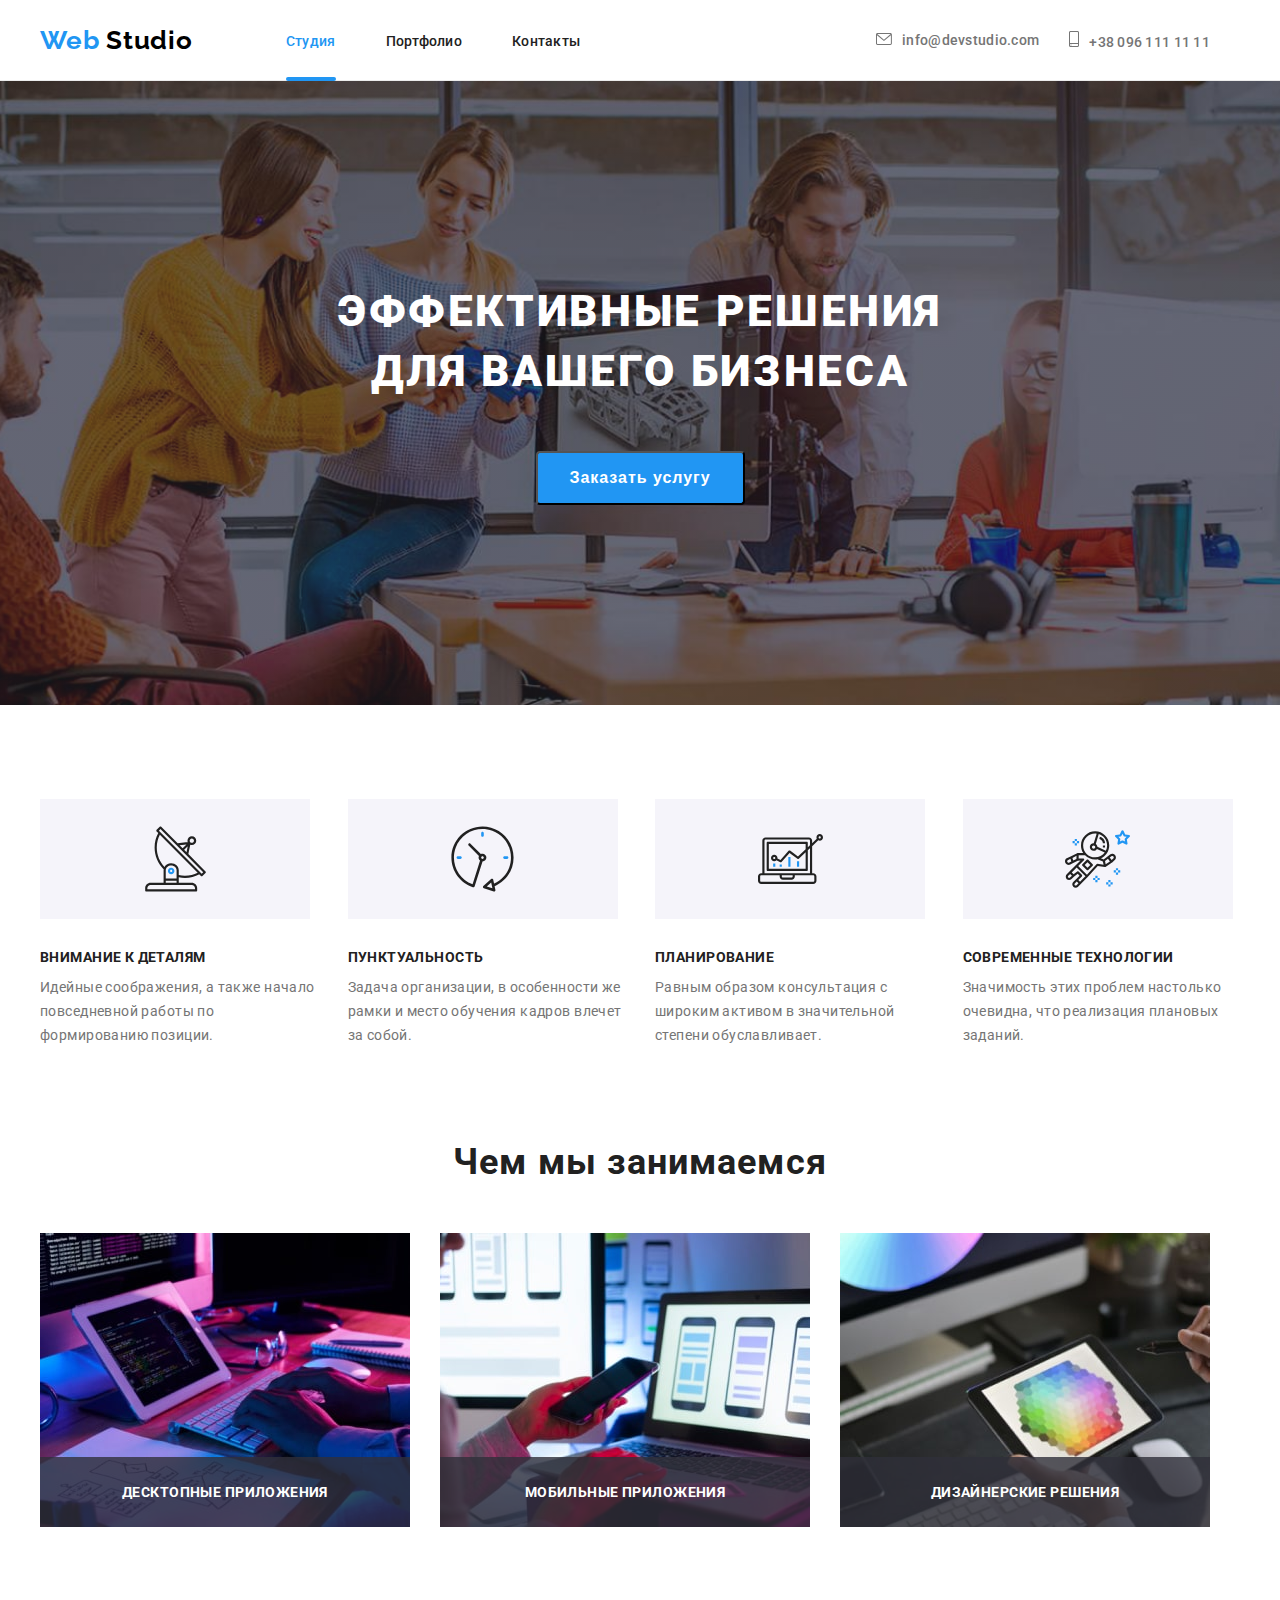
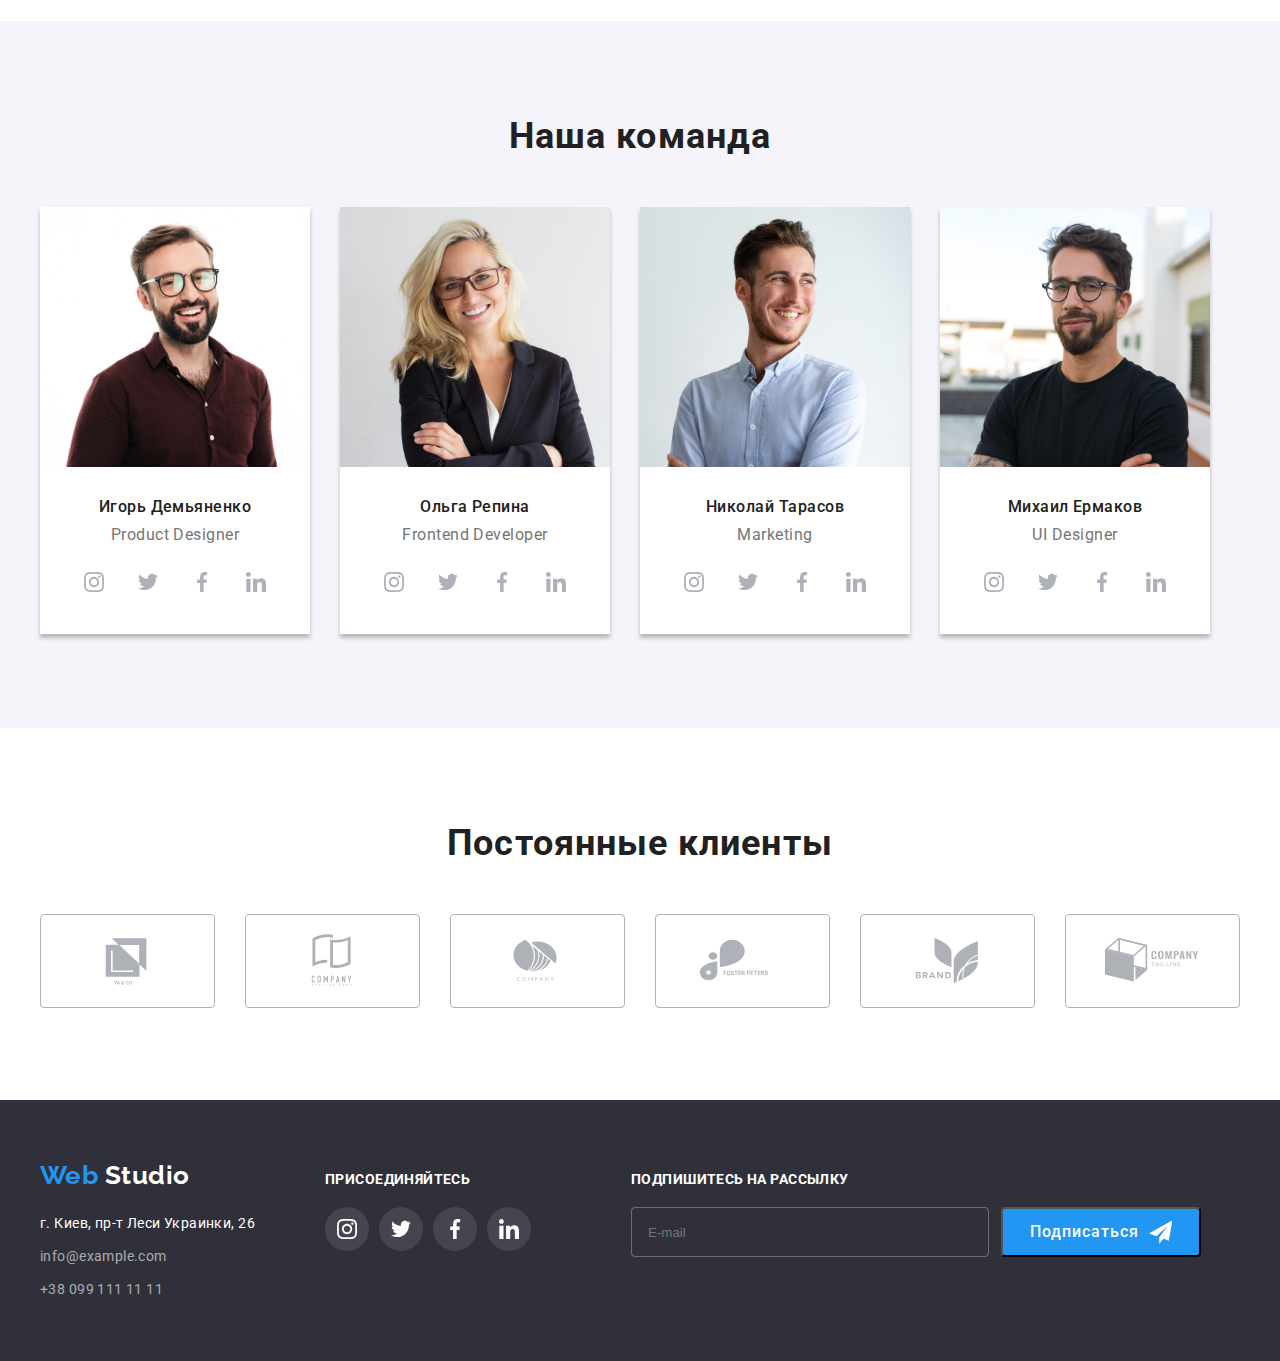
<file: index.html>
<!DOCTYPE html>
<html lang="ru">

<head>
    <meta charset="UTF-8">
    <meta http-equiv="X-UA-Compatible" content="IE=edge">
    <meta name="viewport" content="width=device-width, initial-scale=1.0">
    <title>Home_work_1</title>
    <link rel="preconnect" href="https://fonts.googleapis.com">
    <link rel="preconnect" href="https://fonts.gstatic.com" crossorigin>
    <link
        href="https://fonts.googleapis.com/css2?family=Raleway:wght@700&family=Roboto:wght@400;500;700;900&display=swap"
        rel="stylesheet">
    <link rel="stylesheet" href="https://cdnjs.cloudflare.com/ajax/libs/modern-normalize/1.1.0/modern-normalize.min.css"
        integrity="sha512-wpPYUAdjBVSE4KJnH1VR1HeZfpl1ub8YT/NKx4PuQ5NmX2tKuGu6U/JRp5y+Y8XG2tV+wKQpNHVUX03MfMFn9Q=="
        crossorigin="anonymous" referrerpolicy="no-referrer" />
    <link rel="stylesheet" href="./CSS/main.min.css">


</head>

<body>
    <!--Область навигации-->
    <header class="header">
        <div class="conteiner header-conteiner">
            <nav class="header-conteiner__navigation">
                <a href="index.html" class="header-logo">Web <span class="header-logo-studio">Studio</span> </a>

                <ul class="header-list">
                    <li class="header-list__item list"><a class="header-list__link current link" href="./index.html">Студия</a></li>
                    <li class="header-list__item list"><a class="header-list__link link" href="./portfolio.html">Портфолио</a></li>
                    <li class="header-list__item list"><a class="header-list__link link" href="">Контакты</a></li>
                </ul>
            </nav>
            <ul class="header-list-contacts">
                <li class="header-list-contacts__item list">
                    <a class="header-list-contacts__link link" href="mailto:info@devstudio.com"> 
                        <svg class="header-list-contacts__icon" width="16" height="12"><use href="./img/sprite.svg#letter"></use>
                        </svg>info@devstudio.com
                    </a>
                </li>

                <li class="header-list-contacts__item list">
                    
                    <a class="header-list-contacts__link link" href="tel:+380961111111" >
                        <svg class="header-list-contacts__icon" width="10" height="16" >
                        <use href="./img/sprite.svg#phone"></use>
                         </svg>+38 096 111 11 11
                    </a>
                </li>
            </ul>
        </div>

    </header>

    <main class="main-content">
        <!--Шапка-->
        <section class="hero-section">
            <div class="conteiner hero-conteiner">
                <h1 class="hero-conteiner__title">Эффективные решения для вашего бизнеса</h1>

                <button type="button" class="hero-button btn" data-modal-open >Заказать услугу</button>
            </div>
        </section>

        <!--Особенности-->

        <section class="peculiarities">
            <h2 class="visually-hidden">peculiarities </h2>
            <div class="conteiner">
                <ul class="peculiarities-list">
                    <li class="peculiarities-item list">
                        <div class="peculiarities-item-icon">
                         <svg class="peculiarities-icon">
                             <use href="./img/sprite.svg#antenna"></use>
                         </svg>
                        </div>
                        <h3 class="peculiarities-title">Внимание к деталям</h3>
                        <p class="peculiarities-text">Идейные соображения, а также начало повседневной работы по
                            формированию
                            позиции.</p>

                    </li>
                    <li class="peculiarities-item list">
                        <div class="peculiarities-item-icon">
                            <svg class="peculiarities-icon">
                                <use href="./img/sprite.svg#clock"></use>
                            </svg>
                        </div>
                        <h3 class="peculiarities-title">Пунктуальность</h3>
                        <p class="peculiarities-text">Задача организации, в особенности же рамки и место обучения кадров
                            влечет
                            за
                            собой.</p>
                    </li>
                    <li class="peculiarities-item list">
                        <div class="peculiarities-item-icon">
                            <svg class="peculiarities-icon">
                                <use href="./img/sprite.svg#diagram"></use>
                            </svg>
                        </div>
                        <h3 class="peculiarities-title">Планирование</h3>
                        <p class="peculiarities-text">Равным образом консультация с широким активом в значительной
                            степени
                            обуславливает.</p>
                    </li>
                    <li class="peculiarities-item list">
                        <div class="peculiarities-item-icon">
                            <svg class="peculiarities-icon">
                                <use href="./img/sprite.svg#astronaut"></use>
                            </svg>
                        </div>
                        <h3 class="peculiarities-title">Современные технологии</h3>
                        <p class="peculiarities-text">Значимость этих проблем настолько очевидна, что реализация
                            плановых
                            заданий.
                        </p>
                    </li>

                </ul>
            </div>
        </section>

        <!--Чем мы занимаемся-->

        <section class="about-us">
            <div class="conteiner">
                <h2 class="about-us__title">Чем мы занимаемся</h2>
                <ul class="about-us-list list">
                    <li class="about-us-list__item">
                    
                        <a class="about-us__list-link link" href="">
                            <div class="about-us__list-name">
                                <img class="about-us-list__image" src="./img/box_1.jpg" alt="Десктопный_приложения" width="370">
                                <p class="about-us-list__item-name">Десктопные приложения</p>
                            </div>
                        </a>
                    </li>
                    <li class="about-us-list__item">
                        <a class="about-us__list-link link" href="">
                            <div class="about-us__list-name">
                            <img class="about-us-list__image" src="./img/box_2.jpg" alt="Мобильные_приложения" width="370">
                            <p class="about-us-list__item-name">Мобильные приложения</p>
                            </div>
                        </a>
                    </li>
                    <li class="about-us-list__item">
                        <a class="about-us__list-link link" href="">
                            <div class="about-us__list-name">
                            <img class="about-us-list__image" src="./img/box_3.jpg" alt="Дизайнерские_решения" width="370">
                            <p class="about-us-list__item-name">Дизайнерские решения</p>
                            </div>
                        </a>
                    </li>
                </ul>
            </div>
        </section>


        <!--Наша команда-->

        <section class="team">
            <div class="conteiner">
                <h2 class="team__title">Наша команда</h2>
                <ul class="team-list list">
                    <li class="team-list__item">
                        <img class="team-image" src="./img/team_card_1.jpg" alt="Product_Designer" width="270">
                        <div class="team-list__personal-bottom">
                            <h3 class="team-list__personal-name">Игорь Демьяненко</h3>
                            <p class="team-list__position">Product Designer</p>
                            <ul class="team-social__list social-list list">
                                <li class="social-list__item">
                                    <a href="" class="social-list__link link">
                                        <svg class="social-list__icon">
                                            <use href="./img/sprite.svg#instagram"></use>
                                        </svg>
                                    </a>
                                </li>
                                <li class="social-list__item">
                                    <a href="" class="social-list__link link">
                                        <svg class="social-list__icon">
                                            <use href="./img/sprite.svg#twitter"></use>
                                        </svg>
                                    </a>
                                </li>
                                <li class="social-list__item">
                                    <a href="" class="social-list__link link">
                                        <svg class="social-list__icon">
                                            <use href="./img/sprite.svg#facebook"></use>
                                        </svg>
                                    </a>
                                </li>
                                <li class="social-list__item">
                                    <a href="" class="social-list__link link">
                                        <svg class="social-list__icon">
                                            <use href="./img/sprite.svg#linkedin"></use>
                                        </svg>
                                    </a>
                                </li>
                            </ul>
                        </div>
                    </li>
                    <li class="team-list__item">
                        <img class="team-image" src="./img/team_card_2.jpg" alt="Frontend_Developer" width="270">
                        <div class="team-list__personal-bottom">
                            <h3 class="team-list__personal-name">Ольга Репина</h3>
                            <p class="team-list__position">Frontend Developer</p>
                            <ul class="team-social__list social-list list">
                                <li class="social-list__item">
                                    <a href="" class="social-list__link link">
                                        <svg class="social-list__icon">
                                            <use href="./img/sprite.svg#instagram"></use>
                                        </svg>
                                    </a>
                                </li>
                                <li class="social-list__item">
                                    <a href="" class="social-list__link link">
                                        <svg class="social-list__icon">
                                            <use href="./img/sprite.svg#twitter"></use>
                                        </svg>
                                    </a>
                                </li>
                                <li class="social-list__item">
                                    <a href="" class="social-list__link link">
                                        <svg class="social-list__icon">
                                            <use href="./img/sprite.svg#facebook"></use>
                                        </svg>
                                    </a>
                                </li>
                                <li class="social-list__item">
                                    <a href="" class="social-list__link link">
                                        <svg class="social-list__icon">
                                            <use href="./img/sprite.svg#linkedin"></use>
                                        </svg>
                                    </a>
                                </li>
                            </ul>
                            
                        </div>
                    </li>
                    <li class="team-list__item">
                        <img class="team-image" src="./img/team_card_3.jpg" alt="Marketing" width="270">
                        <div class="team-list__personal-bottom">
                            <h3 class="team-list__personal-name">Николай Тарасов</h3>
                            <p class="team-list__position">Marketing</p>
                            <ul class="team-social__list social-list list">
                                <li class="social-list__item">
                                    <a href="" class="social-list__link link">
                                        <svg class="social-list__icon">
                                            <use href="./img/sprite.svg#instagram"></use>
                                        </svg>
                                    </a>
                                </li>
                                <li class="social-list__item">
                                    <a href="" class="social-list__link link">
                                        <svg class="social-list__icon">
                                            <use href="./img/sprite.svg#twitter"></use>
                                        </svg>
                                    </a>
                                </li>
                                <li class="social-list__item">
                                    <a href="" class="social-list__link link">
                                        <svg class="social-list__icon">
                                            <use href="./img/sprite.svg#facebook"></use>
                                        </svg>
                                    </a>
                                </li>
                                <li class="social-list__item">
                                    <a href="" class="social-list__link link">
                                        <svg class="social-list__icon">
                                            <use href="./img/sprite.svg#linkedin"></use>
                                        </svg>
                                    </a>
                                </li>
                            </ul>
                        </div>
                    </li>
                    <li class="team-list__item">
                        <img class="team-image" src="./img/team_card_4.jpg" alt="UI_Designer" width="270">
                        <div class="team-list__personal-bottom">
                            <h3 class="team-list__personal-name">Михаил Ермаков</h3>
                            <p class="team-list__position">UI Designer</p>
                            <ul class="team-social__list social-list list">
                                <li class="social-list__item">
                                    <a href="" class="social-list__link link">
                                        <svg class="social-list__icon">
                                            <use href="./img/sprite.svg#instagram"></use>
                                        </svg>
                                    </a>
                                </li>
                                <li class="social-list__item">
                                    <a href="" class="social-list__link link">
                                        <svg class="social-list__icon">
                                            <use href="./img/sprite.svg#twitter"></use>
                                        </svg>
                                    </a>
                                </li>
                                <li class="social-list__item">
                                    <a href="" class="social-list__link link">
                                        <svg class="social-list__icon">
                                            <use href="./img/sprite.svg#facebook"></use>
                                        </svg>
                                    </a>
                                </li>
                                <li class="social-list__item">
                                    <a href="" class="social-list__link link">
                                        <svg class="social-list__icon">
                                            <use href="./img/sprite.svg#linkedin"></use>
                                        </svg>
                                    </a>
                                </li>
                            </ul>
                        </div>
                    </li>
                </ul>
            </div>
        </section>

<!--Постоянные клиенты-->

<section class="clients">
    <h2 class="clients-title">Постоянные клиенты </h2>
    <div class="conteiner">
        <ul class="clients-list">
            <li class="clients-item list">
                <a class="clients-item-icon" href="">
                         <svg class="clients-icon">
                            <use href="./img/sprite.svg#logo1"></use>
                        </svg>
                </a>
            </li>
            <li class="clients-item list">
                <a class="clients-item-icon" href="">
                    <svg class="clients-icon">
                        <use href="./img/sprite.svg#logo2"></use>
                    </svg>
                </a>
            </li>
            <li class="clients-item list">
                <a class="clients-item-icon" href="">
                    <svg class="clients-icon">
                        <use href="./img/sprite.svg#logo3"></use>
                    </svg>
                </a>
            </li>
            <li class="clients-item list">
                <a class="clients-item-icon" href="">
                    <svg class="clients-icon">
                        <use href="./img/sprite.svg#logo4"></use>
                    </svg>
                </a>
            </li>
            <li class="clients-item list">
                <a class="clients-item-icon" href="">
                    <svg class="clients-icon">
                        <use href="./img/sprite.svg#logo5"></use>
                    </svg>
                </a>
            </li>
            <li class="clients-item list">
                <a class="clients-item-icon" href="">
                    <svg class="clients-icon">
                        <use href="./img/sprite.svg#logo6"></use>
                    </svg>
                </a>
            </li>

        </ul>
    </div>
</section>

    </main>

    <footer class="footer">
        <div class="conteiner footer-container">
            <div class="footer-box">
               <div class="footer-adress">
                    <a class="footer-logo" href="index.html">Web <span class="foter-studio">Studio</span> </a>
                    
                    <address class="footer-address">
                    
                        <ul class="footer-list list">
                            <li class="footer-item"> <a class="footer-link-address link"
                                    href="https://www.google.com/maps/place/%D0%B1%D1%83%D0%BB.+%D0%9B%D0%B5%D1%81%D0%B8+%D0%A3%D0%BA%D1%80%D0%B0%D0%B8%D0%BD%D0%BA%D0%B8,+26,+%D0%9A%D0%B8%D0%B5%D0%B2,+02000/@50.4265807,30.5361971,17z/data=!3m1!4b1!4m5!3m4!1s0x40d4cf0e033ecbe9:0x57a4dffefec77da0!8m2!3d50.4265807!4d30.5383858"
                                    target="_blank">г. Киев, пр-т Леси Украинки, 26</a> </li>
                            <li class="footer-item"> <a class="footer-tel-link link" href="mailto:info@example.com">info@example.com</a>
                            </li>
                            <li class="footer-item"> <a class="footer-tel-link link" href="tel:+380991111111">+38 099 111 11
                                    11</a>
                            </li>
                    
                        </ul>
                    
                    </address>
               </div>
                <div class="footer-social">
                    <h2 class="social-title">присоединяйтесь</h2>
                    <ul class="footer-social-list social-list list">
                        <li class="footer-social-item">
                            <a href="" class="social-list__link link">
                                <svg class="footer-social-icon">
                                    <use href="./img/sprite.svg#instagram"></use>
                                </svg>
                            </a>
                        </li>
                        <li class="footer-social-item">
                            <a href="" class="social-list__link link">
                                <svg class="footer-social-icon">
                                    <use href="./img/sprite.svg#twitter"></use>
                                </svg>
                            </a>
                        </li>
                        <li class="footer-social-item">
                            <a href="" class="social-list__link link">
                                <svg class="footer-social-icon">
                                    <use href="./img/sprite.svg#facebook"></use>
                                </svg>
                            </a>
                        </li>
                        <li class="footer-social-item">
                            <a href="" class="social-list__link link">
                                <svg class="footer-social-icon">
                                    <use href="./img/sprite.svg#linkedin"></use>
                                </svg>
                            </a>
                        </li>
                    </ul>
                </div>
                <form class="footer-subscription" action="#">
                    <strong class="strong">ПОДПИШИТЕСЬ НА РАССЫЛКУ</strong>
                    <div class="subscription">
                        <input class="subscription-input" type="email" name="email" placeholder="E-mail">
                        <button class="btn subscription-btn" type="submit">
                        Подписаться
                        <svg class="subscription-icon" width="24px" height="24px">
                            <use href="./img/sprite.svg#icon-send"></use>
                        </svg>
                        </button>
                    </div>
                </form>
            </div>
        </div>
    </footer>
    <div class="backdrop is-hidden" data-modal>
        <div class="modal">
            <button type="button" class="modal-btn" data-modal-close>
                <svg class="modal-close-btn">
                    <use href="./img/sprite.svg#close"></use>
                </svg>
            </button>
            <p class="modal-title">Оставьте свои данные, мы вам перезвоним</p>

            <form action="#" class="modal-form">
                <div class="form-field">
                    <label for="user-name" class="form-label">Имя</label>
                    <span class="input-wrapper">
                    <input class="input-name form-input" 
                     type="text"
                     name="user-name" 
                     id="user-name">
                        <svg class="input-icon"  width="18" height="18">
                            <use href="./img/sprite.svg#icon-name"></use>
                        </svg>
                    </span>    
                </div>
                <div class="form-field">
                    <label for="user-tel" class="form-label">Телефон</label>
                    <span class="input-wrapper">
                    <input class="input-name form-input" 
                    type="tel" 
                    name="user-tel" 
                    id="user-tel">
                    <svg class="input-icon"  width="18" height="18">
                        <use href="./img/sprite.svg#icon-tel"></use>
                    </svg>
                    </span>
                </div>
                <div class="form-field">
                    <label for="user-email" class="form-label">Почта</label>
                    <span class="input-wrapper">
                    <input class="input-name form-input" 
                    type="email" 
                    name="user-email" 
                    id="user-email">
                    <svg class="input-icon"  width="18" height="18">
                        <use href="./img/sprite.svg#icon-mail"></use>
                    </svg>
                    </span>
                </div>
                
                <div class="form-field">
                    <label for="user-email" class="form-label">Комментарий</label>
                    <textarea name="user-text" 
                    id="text" 
                    class="modal-text-input" 
                    placeholder="Введите текст"></textarea>
                </div>

                <input type="checkbox" id="modal-checkbox" class="visually-hidden modal-checkbox">
                <label for="modal-checkbox" class="check-text">
                    <span>
                        <svg class="chek-icon" width="11" height="8">
                            <use href="./img/sprite.svg#icon-ok-modal"></use>
                        </svg>
                    </span> Соглашаюсь с рассылкой и принимаю &#160; <a class="chek-link" href="">Условия договора</a></label>

                <button type="submit" class="btn input-btn">Отправить</button>
                
            </form>
            
        </div>
    </div>
    <script src="./js/modal.js"></script>

</body>
</file>
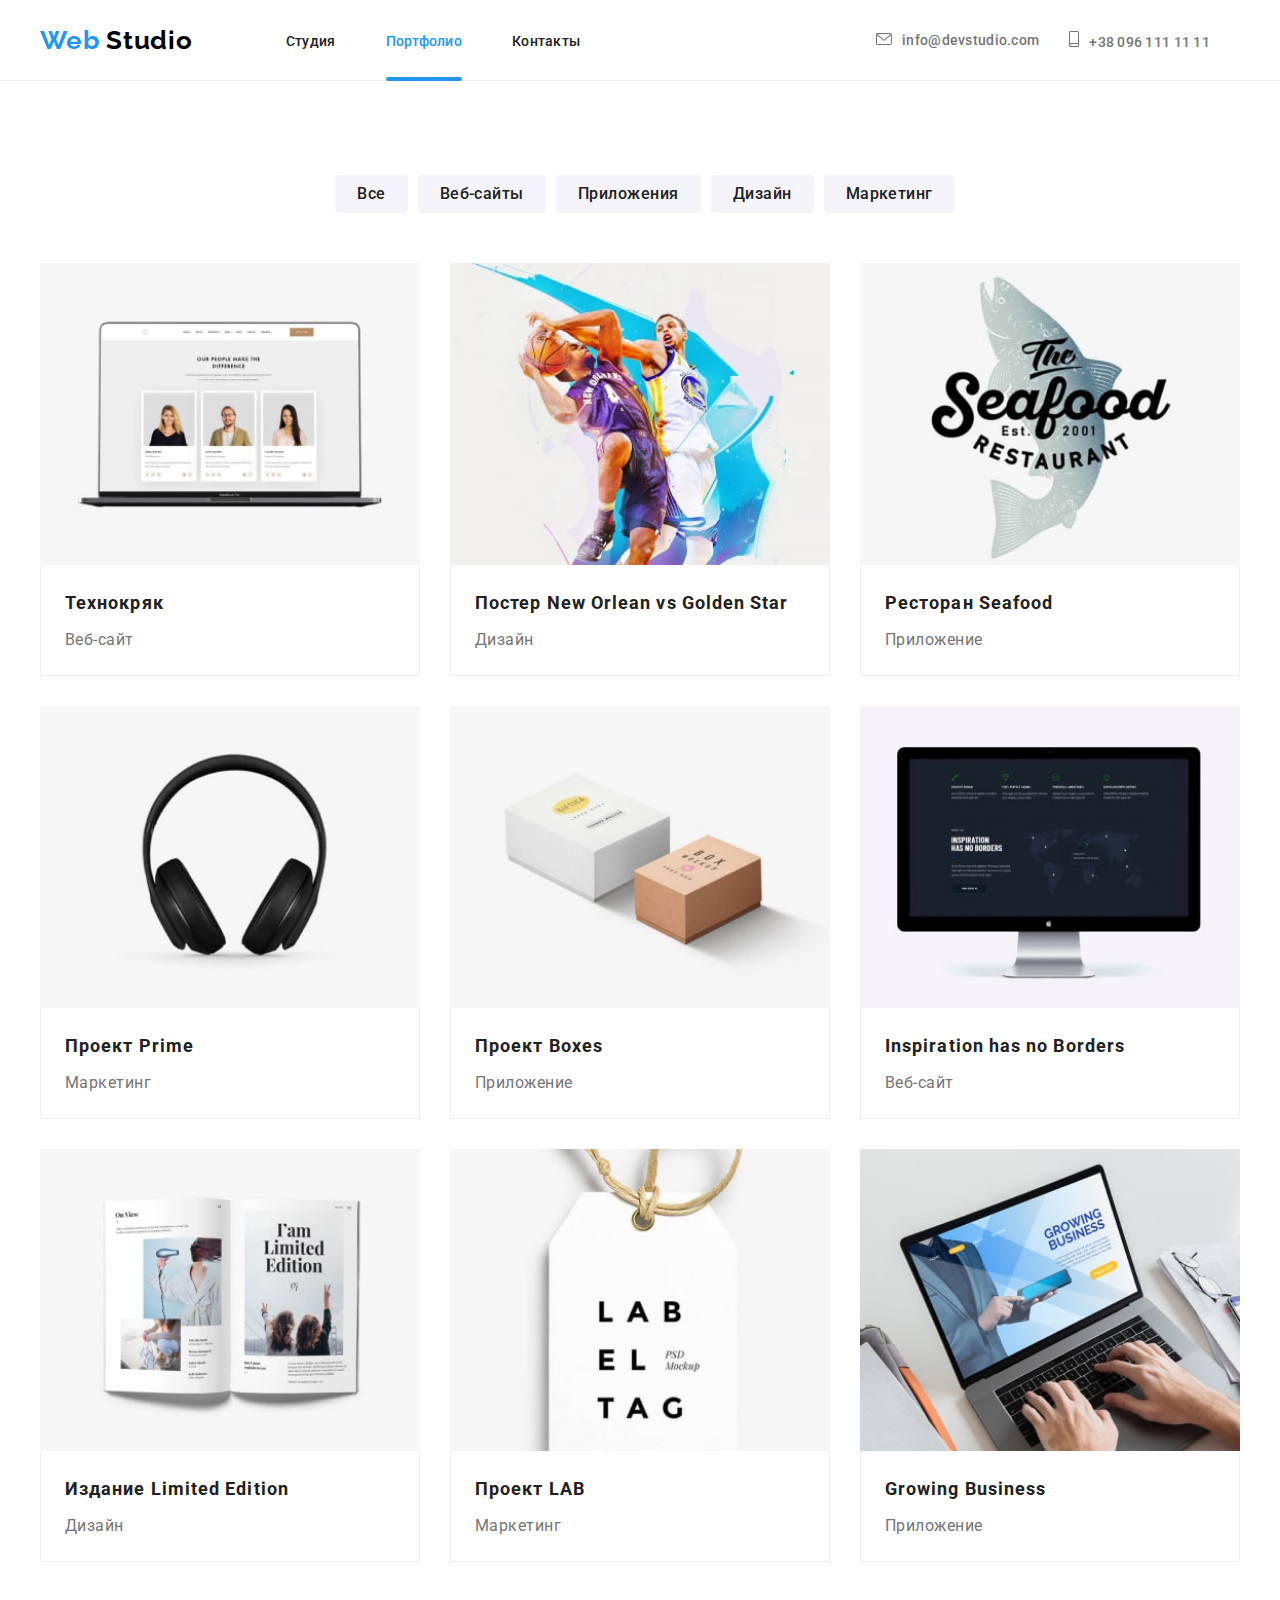
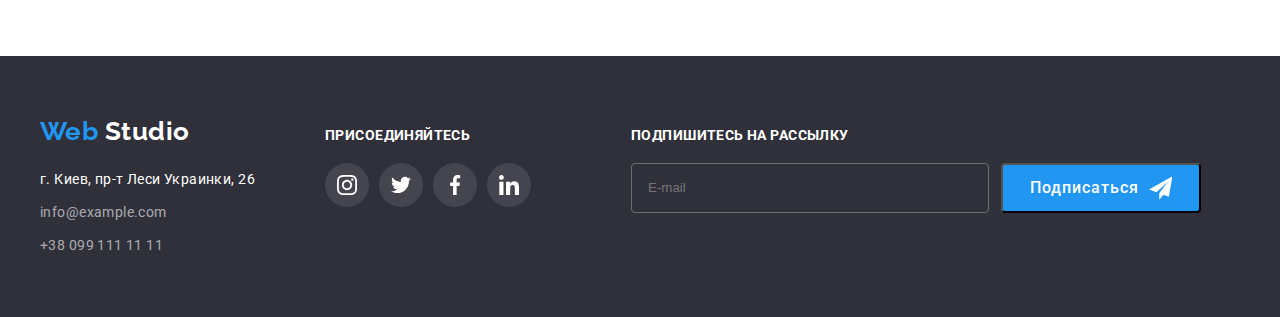
<file: portfolio.html>
<!DOCTYPE html>
<html lang="ru">

<head>
    <meta charset="UTF-8">
    <meta http-equiv="X-UA-Compatible" content="IE=edge">
    <meta name="viewport" content="width=device-width, initial-scale=1.0">
    <title>Home_work_2</title>
    <link rel="preconnect" href="https://fonts.googleapis.com">
    <link rel="preconnect" href="https://fonts.gstatic.com" crossorigin>
    <link
        href="https://fonts.googleapis.com/css2?family=Raleway:wght@700&family=Roboto:wght@400;500;700;900&display=swap"
        rel="stylesheet">
    <link rel="stylesheet" href="./CSS/main.min.css">
</head>

<body>
    <!--Область навигации-->
    <header class="header">
        <div class="conteiner header-conteiner">
            <nav class="header-conteiner__navigation">
                <a href="index.html" class="header-logo">Web <span class="header-logo-studio">Studio</span> </a>
    
                <ul class="header-list">
                    <li class="header-list__item list"><a class="header-list__link link" href="./index.html">Студия</a></li>
                    <li class="header-list__item list"><a class="header-list__link current link" href="./portfolio.html">Портфолио</a></li>
                    <li class="header-list__item list"><a class="header-list__link link" href="">Контакты</a></li>
                </ul>
            </nav>
            <ul class="header-list-contacts">
                <li class="header-list-contacts__item list">
                    <a class="header-list-contacts__link link" href="mailto:info@devstudio.com">
                        <svg class="header-list-contacts__icon" width="16" height="12">
                            <use href="./img/sprite.svg#letter"></use>
                        </svg>info@devstudio.com
                    </a>
                </li>
    
                <li class="header-list-contacts__item list">
    
                    <a class="header-list-contacts__link link" href="tel:+380961111111">
                        <svg class="header-list-contacts__icon" width="10" height="16">
                            <use href="./img/sprite.svg#phone"></use>
                        </svg>+38 096 111 11 11
                    </a>
                </li>
            </ul>
        </div>
    
    </header>

    <main class="content-gallery">
        <section class="content-section">
            <div class="conteiner">
                <h1 class="visually-hidden">Gallery</h1>
                <ul class="gallery-button-list list">
                    <li class="gallery-item">
                        <button class="gallery-filters-btn btn" type="button">Все</button>
                    </li>
                    <li class="gallery-item">
                        <button class="gallery-filters-btn btn" type="button">Веб-сайты</button>
                    </li>
                    <li class="gallery-item">
                        <button class="gallery-filters-btn btn" type="button">Приложения</button>
                    </li>
                    <li class="gallery-item">
                        <button class="gallery-filters-btn btn" type="button">Дизайн</button>
                    </li>
                    <li class="gallery-item">
                        <button class="gallery-filters-btn btn" type="button">Маркетинг</button>
                    </li>
                </ul>

                <ul class="gallary-work">
                    <li class="gallary-work-list list">
                        <a class="gallary-work-link link" href="">
                            <div class="gallary-work-wrapper">
                                <img class="gallary-work-image" src="./img/portfolio_1.jpg" alt="Веб-сайт Технокряк" width="370">
                                <p class="gallary-top-text">
                                    Технокряк это современная площадка распространения коронавируса. Компании используют эту платформу
                                    для цифрового
                                    шпионажа и атак на защищённые сервера конкурентов.
                                </p>
                            </div>
                            <div class="gallary-card-bottom">
                                <h2 class="gallary-work-title">Технокряк</h2>
                                <p class="gallary-work-text">Веб-сайт</p>
                            </div>
                        </a>
                    </li>
                    <li class="gallary-work-list list">
                        <a class="gallary-work-link link" href="">
                            <div class="gallary-work-wrapper">
                                <img class="gallary-work-image" src="./img/portfolio_2.jpg" alt="Постер New Orlean vs Golden Star "
                                    width="370">
                                <p class="gallary-top-text">
                                    Технокряк это современная площадка распространения коронавируса. Компании используют эту платформу
                                    для цифрового
                                    шпионажа и атак на защищённые сервера конкурентов.
                                </p>
                            </div>
                            <div class="gallary-card-bottom">
                                <h2 class="gallary-work-title">Постер New Orlean vs Golden Star</h2>
                                <p class="gallary-work-text">Дизайн</p>
                            </div>
                        </a>
                    </li>
                    <li class="gallary-work-list list">
                        <a class="gallary-work-link link" href="">
                            <div class="gallary-work-wrapper">
                                <img class="gallary-work-image" src="./img/portfolio_3.jpg" alt="Ресторан Seafood" width="370">
                                <p class="gallary-top-text">
                                    Технокряк это современная площадка распространения коронавируса. Компании используют эту платформу
                                    для цифрового
                                    шпионажа и атак на защищённые сервера конкурентов.
                                </p>
                            </div>
                            <div class="gallary-card-bottom">
                                <h2 class="gallary-work-title">Ресторан Seafood</h2>
                                <p class="gallary-work-text">Приложение</p>
                            </div>
                        </a>
                    </li>
                    <li class="gallary-work-list list">
                        <a class="gallary-work-link link" href="">

                            <div class="gallary-work-wrapper"> 
                                <img class="gallary-work-image" src="./img/portfolio_4.jpg" alt="Проект Prime" width="370">
                                <p class="gallary-top-text">
                                    Технокряк это современная площадка распространения коронавируса. Компании используют эту платформу
                                    для цифрового
                                    шпионажа и атак на защищённые сервера конкурентов.
                                </p>
                           </div>
                            <div class="gallary-card-bottom">
                                <h2 class="gallary-work-title">Проект Prime</h2>
                                <p class="gallary-work-text">Маркетинг</p>
                            </div>
                        </a>
                    </li>
                    <li class="gallary-work-list list">
                        <a class="gallary-work-link link" href="">
                            <div class="gallary-work-wrapper">
                                <img class="gallary-work-image" src="./img/portfolio_5.jpg" alt="Веб-сайт Проект Boxes"
                                width="370">
                                <p class="gallary-top-text">
                                    Технокряк это современная площадка распространения коронавируса. Компании используют эту платформу
                                    для цифрового
                                    шпионажа и атак на защищённые сервера конкурентов.
                                </p>
                            </div>    
                            <div class="gallary-card-bottom">
                                <h2 class="gallary-work-title">Проект Boxes</h2>
                                <p class="gallary-work-text">Приложение</p>
                            </div>
                        </a>
                    </li>
                    <li class="gallary-work-list list">
                        <a class="gallary-work-link link" href="">

                            <div class="gallary-work-wrapper"> 
                                <img class="gallary-work-image" src="./img/portfolio_6.jpg"
                                alt="Веб-сайт Inspiration has no Borders" width="370">
                                <p class="gallary-top-text">
                                    Технокряк это современная площадка распространения коронавируса. Компании используют эту платформу
                                    для цифрового
                                    шпионажа и атак на защищённые сервера конкурентов.
                                </p>
                            </div>    
                            <div class="gallary-card-bottom">
                                <h2 class="gallary-work-title">Inspiration has no Borders</h2>
                                <p class="gallary-work-text">Веб-сайт</p>
                            </div>

                        </a>
                    </li>
                    <li class="gallary-work-list list">
                        <a class="gallary-work-link link" href="">
                            <div class="gallary-work-wrapper"> 
                                <img class="gallary-work-image" src="./img/portfolio_7.jpg"
                                alt="Веб-сайт Издание Limited Edition" width="370">
                                <p class="gallary-top-text">
                                    Технокряк это современная площадка распространения коронавируса. Компании используют эту платформу
                                    для цифрового
                                    шпионажа и атак на защищённые сервера конкурентов.
                                </p>
                            </div>    
                            <div class="gallary-card-bottom">
                                <h2 class="gallary-work-title">Издание Limited Edition</h2>
                                <p class="gallary-work-text">Дизайн</p>
                            </div>
                        </a>
                    </li>
                    <li class="gallary-work-list list">
                        <a class="gallary-work-link link" href="">
                            <div class="gallary-work-wrapper"> 
                                <img class="gallary-work-image" src="./img/portfolio_8.jpg" alt="Веб-сайт Проект LAB"
                                width="370">
                                <p class="gallary-top-text">
                                    Технокряк это современная площадка распространения коронавируса. Компании используют эту платформу
                                    для цифрового
                                    шпионажа и атак на защищённые сервера конкурентов.
                                </p>
                            </div>
                            <div class="gallary-card-bottom">
                                <h2 class="gallary-work-title">Проект LAB</h2>
                                <p class="gallary-work-text">Маркетинг</p>
                            </div>
                        </a>
                    </li>
                    <li class="gallary-work-list list">
                        <a class="gallary-work-link link" href="">
                            <div class="gallary-work-wrapper">
                                <img class="gallary-work-image" src="./img/portfolio_9.jpg" alt="Growing Business"
                                width="370">
                                <p class="gallary-top-text">
                                    Технокряк это современная площадка распространения коронавируса. Компании используют эту платформу
                                    для цифрового
                                    шпионажа и атак на защищённые сервера конкурентов.
                                </p>
                             </div>    
                            <div class="gallary-card-bottom">
                                <h2 class="gallary-work-title">Growing Business</h2>
                                <p class="gallary-work-text">Приложение</p>
                            </div>
                        </a>
                    </li>
                </ul>
            </div>
        </section>

    </main>

    <footer class="footer">
        <div class="conteiner footer-container">
            <div class="footer-box">
                <div class="footer-adress">
                    <a class="footer-logo" href="index.html">Web <span class="foter-studio">Studio</span> </a>
    
                    <address class="footer-address">
    
                        <ul class="footer-list list">
                            <li class="footer-item"> <a class="footer-link-address link"
                                    href="https://www.google.com/maps/place/%D0%B1%D1%83%D0%BB.+%D0%9B%D0%B5%D1%81%D0%B8+%D0%A3%D0%BA%D1%80%D0%B0%D0%B8%D0%BD%D0%BA%D0%B8,+26,+%D0%9A%D0%B8%D0%B5%D0%B2,+02000/@50.4265807,30.5361971,17z/data=!3m1!4b1!4m5!3m4!1s0x40d4cf0e033ecbe9:0x57a4dffefec77da0!8m2!3d50.4265807!4d30.5383858"
                                    target="_blank">г. Киев, пр-т Леси Украинки, 26</a> </li>
                            <li class="footer-item"> <a class="footer-tel-link link"
                                    href="mailto:info@example.com">info@example.com</a>
                            </li>
                            <li class="footer-item"> <a class="footer-tel-link link" href="tel:+380991111111">+38 099 111 11
                                    11</a>
                            </li>
    
                        </ul>
    
                    </address>
                </div>
                <div class="footer-social">
                    <h2 class="social-title">присоединяйтесь</h2>
                    <ul class="footer-social-list social-list list">
                        <li class="footer-social-item">
                            <a href="" class="social-list__link link">
                                <svg class="footer-social-icon">
                                    <use href="./img/sprite.svg#instagram"></use>
                                </svg>
                            </a>
                        </li>
                        <li class="footer-social-item">
                            <a href="" class="social-list__link link">
                                <svg class="footer-social-icon">
                                    <use href="./img/sprite.svg#twitter"></use>
                                </svg>
                            </a>
                        </li>
                        <li class="footer-social-item">
                            <a href="" class="social-list__link link">
                                <svg class="footer-social-icon">
                                    <use href="./img/sprite.svg#facebook"></use>
                                </svg>
                            </a>
                        </li>
                        <li class="footer-social-item">
                            <a href="" class="social-list__link link">
                                <svg class="footer-social-icon">
                                    <use href="./img/sprite.svg#linkedin"></use>
                                </svg>
                            </a>
                        </li>
                    </ul>
                </div>
                <form class="footer-subscription" action="">
                    <strong class="strong">ПОДПИШИТЕСЬ НА РАССЫЛКУ</strong>
                    <div class="subscription">
                        <input class="subscription-input" type="email" name="email" placeholder="E-mail">
                        <button class="btn subscription-btn" type="submit">
                            Подписаться
                            <svg class="subscription-icon" width="24px" height="24px">
                                <use href="./img/sprite.svg#icon-send"></use>
                            </svg>
                        </button>
                    </div>
                </form>
            </div>
        </div>
    </footer>
</body>

</html>
</file>
<file: CSS/main.min.css>
:root{--primary-title-color: #ffffff;--secondary-title-color: #212121;--primary-text-color: #757575;--secondary-text-color: #212121;--accent-color: #2196f3}p,h1,h2,h3,h4,h5,h6{margin:0}ul{margin:0;padding-left:0}img{display:block;min-width:100%}.visually-hidden{position:absolute;width:1px;height:1px;margin:-1px;padding:0;overflow:hidden;border:0;clip:rect(0 0 0 0)}.social-link,.backdrop,.modal-close-btn,.check-text span,.modal-btn,.header-list-contacts,.peculiarities-item-icon,.about-us-list__item-name,.clients-item-icon,.social-list__link{display:flex;align-items:center;justify-content:center}body{font-family:'Roboto', sans-serif;letter-spacing:0.03em;margin:0}.link{text-decoration:none}.list{list-style:none}.btn{border-radius:4px}.conteiner{width:1200px;margin:0 auto;padding:0 15px}.social-link{width:100%;height:100%;border-radius:50%;background-color:#ffffff;transition:background-color 250ms cubic-bezier(0.4, 0, 0.2, 1)}.social-link:hover,.social-link:focus{background-color:var(--accent-color)}.social-list__item{width:44px;height:44px}.social-list__icon{width:20px;height:20px;fill:#afb1b8;transition:fill 250ms cubic-bezier(0.4, 0, 0.2, 1)}.social-list__link:hover .social-list__icon,.social-list__link:focus .social-list__icon{fill:#ffffff}.social-list__item+.social-list__item{margin-left:10px}.social-list{display:flex;justify-content:center}.backdrop{width:100vw;height:100vh;position:fixed;top:0;background-color:rgba(0,0,0,0.2)}.backdrop.is-hidden{opacity:0;visibility:hidden;pointer-events:0}.footer-subscription{margin-left:100px}.strong{display:block;font-size:14px;font-weight:700;line-height:1.14286;letter-spacing:.03em;color:var(--primary-title-color);margin-bottom:20px}.subscription{display:flex}.subscription-input{width:358px;height:50px;padding:15px 16px;margin-right:12px;background:none;border:1px solid rgba(255,255,255,0.3);box-sizing:border-box;border-radius:4px;transition:border 250ms cubic-bezier(0.4, 0, 0.2, 1);color:var(--primary-white-color);outline:none}.subscription-input:focus,.subscription-input:hover{border:1px solid var(--accent-color);color:var(--primary-title-color)}.subscription-btn{width:200px;height:50px;display:flex;align-items:center;margin:0;padding:10px 27px;text-align:center;font-size:16px;font-weight:500;line-height:1.875;letter-spacing:.06em;cursor:pointer;font-family:inherit;color:var(--primary-title-color);background-color:#2196f3}.subscription-btn:hover,.subscription-btn:focus{fill:var(--accent-color);border:var(--accent-color)}.subscription-icon{width:24px;height:24px;margin-left:10px}.modal{width:528px;min-height:581px;background:#ffffff;box-shadow:0px 1px 3px rgba(0,0,0,0.12),0px 1px 1px rgba(0,0,0,0.14),0px 2px 1px rgba(0,0,0,0.2);border-radius:4px;position:relative;padding:40px}.modal-title{text-align:center;font-size:20px;font-weight:700;line-height:1.15;letter-spacing:.03em;color:#212121;margin-bottom:12px}.form-label{display:block;font-size:12px;font-weight:500;line-height:1.16667;letter-spacing:.01em;color:var(--primary-text-color);margin-bottom:4px}.form-field{display:flex;flex-direction:column;margin-bottom:10px}.form-input{width:100%;height:40px;margin:0;background-color:transparent;border:1px solid rgba(33,33,33,0.2);border-radius:4px;transition:border 250ms cubic-bezier(0.4, 0, 0.2, 1);padding-left:42px;padding-right:20px;outline:none}.form-input:focus{border:1px solid var(--accent-color)}.form-input:focus:focus+.input-icon{fill:var(--accent-color)}.modal-text-input{width:100%;height:120px;font-size:14px;border:1px solid rgba(33,33,33,0.2);border-radius:4px;transition:border 250ms cubic-bezier(0.4, 0, 0.2, 1);resize:none;padding:12px 16px;outline:none}.modal-text-input:focus{border:1px solid var(--accent-color)}.input-icon{position:absolute;left:12px;top:50%;transform:translateY(-50%);transition:fill 250ms cubic-bezier(0.4, 0, 0.2, 1)}.input-wrapper{display:block;position:relative}.modal-close-btn{width:18px;height:18px}.check-text{display:flex;justify-content:center;align-items:baseline;font-size:14px;font-weight:400;line-height:1.71429;letter-spacing:.03em;color:var(--primary-text-color);margin-bottom:30px;margin-top:20px}.check-text span{width:16px;height:15px;border-radius:3px;border:2px solid var(--secondary-text-color);margin-right:9px}.chek-link{color:var(--accent-color)}.modal-checkbox{display:block;margin-top:20px}.modal-checkbox:checked+.check-text span{background-color:var(--accent-color);border:none}.input-btn{width:200px;height:50px;display:block;margin:0 auto;padding:10px 32px;cursor:pointer;font-family:inherit;font-size:16px;font-weight:500;line-height:1.875;letter-spacing:.06em;color:var(--primary-title-color);border:none;background-color:#2196f3;transition:box-shadow 250ms cubic-bezier(0.4, 0, 0.2, 1)}.input-btn:hover,.input-btn:focus{box-shadow:0px 4px 4px rgba(0,0,0,0.15)}.modal-btn{width:30px;height:30px;border-radius:50%;position:absolute;right:8px;top:8px;background-color:transparent;border:1px solid rgba(0,0,0,0.1)}.modal-btn:hover,.modal-btn:focus{color:var(--accent-color);fill:var(--accent-color);border:1px solid var(--accent-color)}.header-logo{font-family:Raleway;font-style:normal;font-size:26px;font-weight:700;line-height:1.15385;letter-spacing:.03em;color:#2196f3;text-decoration:none;margin-right:93px;margin-top:25px;margin-bottom:25px}.header-logo-studio{color:#000000}.header-conteiner{display:flex}.header-conteiner__navigation{display:flex}.header-list{display:flex;align-items:center}.header-list .header-list__link.current{color:var(--accent-color)}.current::after{content:'';position:absolute;width:100%;height:4px;border-radius:2px;background-color:var(--accent-color);display:block;bottom:0px}.header-list-contacts{margin-left:auto}.header-list__link{font-size:14px;font-weight:500;line-height:1.14286;letter-spacing:.02em;color:var(--secondary-text-color);padding-top:32px;padding-bottom:32px;position:relative;transition:color 250ms cubic-bezier(0.4, 0, 0.2, 1)}.header-list__link:hover,.header-list__link:focus{color:var(--accent-color)}.header{border-bottom:1px solid #ececec}.header-list__item:not(:last-child){margin-right:50px}.header-item:not(:last-child){margin-right:40px}.header-list-contacts__link{font-size:14px;font-weight:500;line-height:1.14286;letter-spacing:.02em;color:var(--primary-text-color);margin-right:30px;transition:color 250ms cubic-bezier(0.4, 0, 0.2, 1)}.header-list-contacts__link:hover,.header-list-contacts__link:focus{color:var(--accent-color)}.header-list-contacts__icon{margin-right:10px;fill:currentColor}.header-list-contacts__item{display:flex;flex-direction:row;align-items:baseline}.hero-section{background-image:linear-gradient(to left, rgba(47,48,58,0.4), rgba(47,48,58,0.4)),url(../img/herobg.jpg);background-repeat:no-repeat;background-position:center;max-width:1600px;background-size:cover;text-align:center;padding:200px 0;margin:0 auto}.hero-conteiner__title{max-width:696px;margin:0 auto;margin-bottom:50px;font-size:44px;font-weight:900;line-height:1.36364;letter-spacing:.06em;text-align:center;text-transform:uppercase;color:var(--primary-title-color)}.hero-button{padding:10px 32px;cursor:pointer;font-size:16px;font-weight:700;line-height:1.875;letter-spacing:.06em;color:var(--primary-title-color);background-color:#2196f3}.peculiarities{padding-top:94px;padding-bottom:47px}.peculiarities-list{display:flex;margin-left:-30px}.peculiarities-item{width:270px;flex-basis:calc(100% / 4 - 30px);color:var(--secondary-title-color);margin-left:30px}.peculiarities-icon{width:65px;height:70px}.peculiarities-item-icon{width:270px;height:120px;background-color:#f5f4fa;margin-bottom:30px}.peculiarities-title{font-size:14px;font-weight:700;line-height:1.14286;letter-spacing:.03em;text-transform:uppercase;color:var(--secondary-title-color);margin-bottom:10px}.peculiarities-text{font-size:14px;font-weight:400;line-height:1.71429;letter-spacing:.03em;color:var(--primary-text-color)}.about-us{padding-top:47px;padding-bottom:94px}.about-us-list{display:flex;flex-basis:calc(100% / 3 - 90px);flex-wrap:wrap;margin-left:-30px;margin-top:-50px}.about-us-list__item{margin-left:30px;margin-top:50px}.about-us__title{text-align:center;font-size:36px;font-weight:700;line-height:1.16667;letter-spacing:.03em;color:var(--secondary-title-color);margin-bottom:50px}.about-us__list-name{position:relative}.about-us-list__item-name{position:absolute;text-align:center;text-transform:uppercase;font-size:14px;font-weight:700;line-height:1.14286;letter-spacing:.03em;width:100%;height:70px;background-color:rgba(47,48,58,0.8);color:var(--primary-title-color);bottom:0}.team{background-color:#f5f4fa;padding-top:94px;padding-bottom:94px}.team-list{display:flex;flex-wrap:wrap;margin-left:-30px;margin-top:-50px}.team__title{font-size:36px;font-weight:700;line-height:1.16667;letter-spacing:.03em;text-align:center;color:var(--secondary-title-color);margin-bottom:50px}.team-list__item{flex-basis:calc(100% / 4 - 90px);margin-left:30px;margin-top:50px;box-shadow:0px 4px 4px rgba(0,0,0,0.25)}.team-list__personal-bottom{padding-top:30px;padding-bottom:30px;background-color:#fff}.team-list__personal-name{font-size:16px;font-weight:500;line-height:1.1875;letter-spacing:.03em;text-align:center;color:var(--secondary-text-color)}.team-list__position{margin-top:10px;font-size:16px;font-weight:400;line-height:1.125;letter-spacing:.03em;text-align:center;color:var(--primary-text-color);margin-bottom:16px}.clients{padding-top:94px;padding-bottom:94px}.clients-title{font-size:36px;font-weight:700;line-height:1.16667;letter-spacing:.03em;text-align:center;color:var(--secondary-title-color);margin-bottom:50px}.clients-list{display:flex;margin-left:-30px}.clients-item{flex-basis:calc(100% / 6 - 30px);margin-left:30px;display:flex;height:92px}.clients-icon{width:106px;height:60px;fill:#afb1b8;transition:fill 250ms cubic-bezier(0.4, 0, 0.2, 1)}.clients-item-icon:hover .clients-icon,.clients-item-icon:focus .clients-icon{fill:var(--accent-color)}.clients-item-icon{width:100%;height:100%;border-radius:4px;border:1px solid #afb1b8;transition:250ms cubic-bezier(0.4, 0, 0.2, 1)}.clients-item-icon:hover,.clients-item-icon:focus{color:var(--accent-color);fill:var(--accent-color);border:1px solid var(--accent-color);border-radius:4px}.footer-link-address{font-size:14px;font-weight:400;line-height:1.71429;letter-spacing:.03em;font-style:normal;color:var(--primary-title-color);transition:color 250ms cubic-bezier(0.4, 0, 0.2, 1)}.footer-link-address:hover,.footer-link-address:focus{color:var(--accent-color)}.footer{background-color:#2f303a;padding-top:60px;padding-bottom:60px}.footer-list{margin-top:20px}.footer-item{margin-top:9px}.social-title{font-size:14px;font-weight:700;line-height:1.14286;letter-spacing:.03em;text-transform:uppercase;color:var(--primary-title-color);text-align:start;margin-bottom:20px}.footer-container{display:flex;flex-direction:row;justify-content:start;align-items:start}.footer-social-item{width:44px;height:44px}.footer-social-icon{width:20px;height:20px;fill:#ffffff}.footer-social-item+.footer-social-item{margin-left:10px}.social-list__link{width:100%;height:100%;border-radius:50%;background-color:rgba(255,255,255,0.1);transition:background-color 250ms cubic-bezier(0.4, 0, 0.2, 1)}.social-list__link:hover,.social-list__link:focus{background-color:var(--accent-color)}.social-list__link:hover .social-list__icon,.social-list__link:hover .social-list__icon,.social-list__link:focus .social-list__icon,.social-list__link:focus .social-list__icon{fill:#ffffff}.footer-box{display:flex;flex-direction:row;align-items:baseline}.footer-social{margin-left:70px}.footer-tel-link{font-size:14px;font-weight:400;line-height:1.71429;letter-spacing:.03em;font-style:normal;color:rgba(255,255,255,0.6);transition:color 250ms cubic-bezier(0.4, 0, 0.2, 1)}.footer-tel-link:hover,.footer-tel-link:focus{color:var(--accent-color)}.footer-logo{font-family:Raleway;font-style:normal;font-weight:bold;font-size:26px;line-height:1.19;color:#2196f3;text-decoration:none}.foter-studio{color:#ffffff}.gallery-filters-btn{display:block;font-family:inherit;font-size:16px;font-weight:500;line-height:1.625;letter-spacing:.03em;text-align:center;border:none;background:#f5f4fa;padding:6px 22px;color:var(--secondary-title-color);cursor:pointer;transition:color 250ms cubic-bezier(0.4, 0, 0.2, 1),background-color 250ms cubic-bezier(0.4, 0, 0.2, 1),box-shadow 250ms cubic-bezier(0.4, 0, 0.2, 1)}.gallery-filters-btn:focus,.gallery-filters-btn:hover{background-color:#2196f3;box-shadow:0px 4px 4px rgba(0,0,0,0.25);color:var(--primary-title-color)}.content-section{padding-top:94px;padding-bottom:94px}.gallary-work-title{font-size:18px;font-weight:700;line-height:2;letter-spacing:.06em;color:var(--secondary-title-color);text-align:left}.gallary-work-text{font-size:16px;font-weight:400;line-height:1.875;letter-spacing:.03em;color:var(--primary-text-color);text-align:left;margin-top:4px}.gallery-button-list{display:flex;justify-content:center;margin-bottom:50px}.gallery-item{margin-left:10px}.gallary-card-bottom{padding:20px 24px;border:1px solid #eeeeee;border-top:none}.gallary-work{display:flex;flex-wrap:wrap;margin-left:-30px;margin-top:-30px}.gallary-work-list{flex-basis:calc(100% / 3 - 30px);margin-left:30px;margin-top:30px;transition:box-shadow 250ms cubic-bezier(0.4, 0, 0.2, 1)}.gallary-work-list:focus,.gallary-work-list:hover{box-shadow:0px 4px 4px rgba(0,0,0,0.25)}.gallary-top-text{font-size:18px;font-weight:400;line-height:1.55556;letter-spacing:.03em;padding:63px 24px;color:var(--primary-title-color);background-color:rgba(33,150,243,0.9);position:absolute;top:0;left:0;height:100%;transform:translateY(100%);transition:transform 250ms cubic-bezier(0.4, 0, 0.2, 1)}.gallary-work-list:hover .gallary-top-text{transform:translateY(0)}.gallary-work-wrapper{position:relative;overflow:hidden}
/*# sourceMappingURL=main.min.css.map */
</file>
